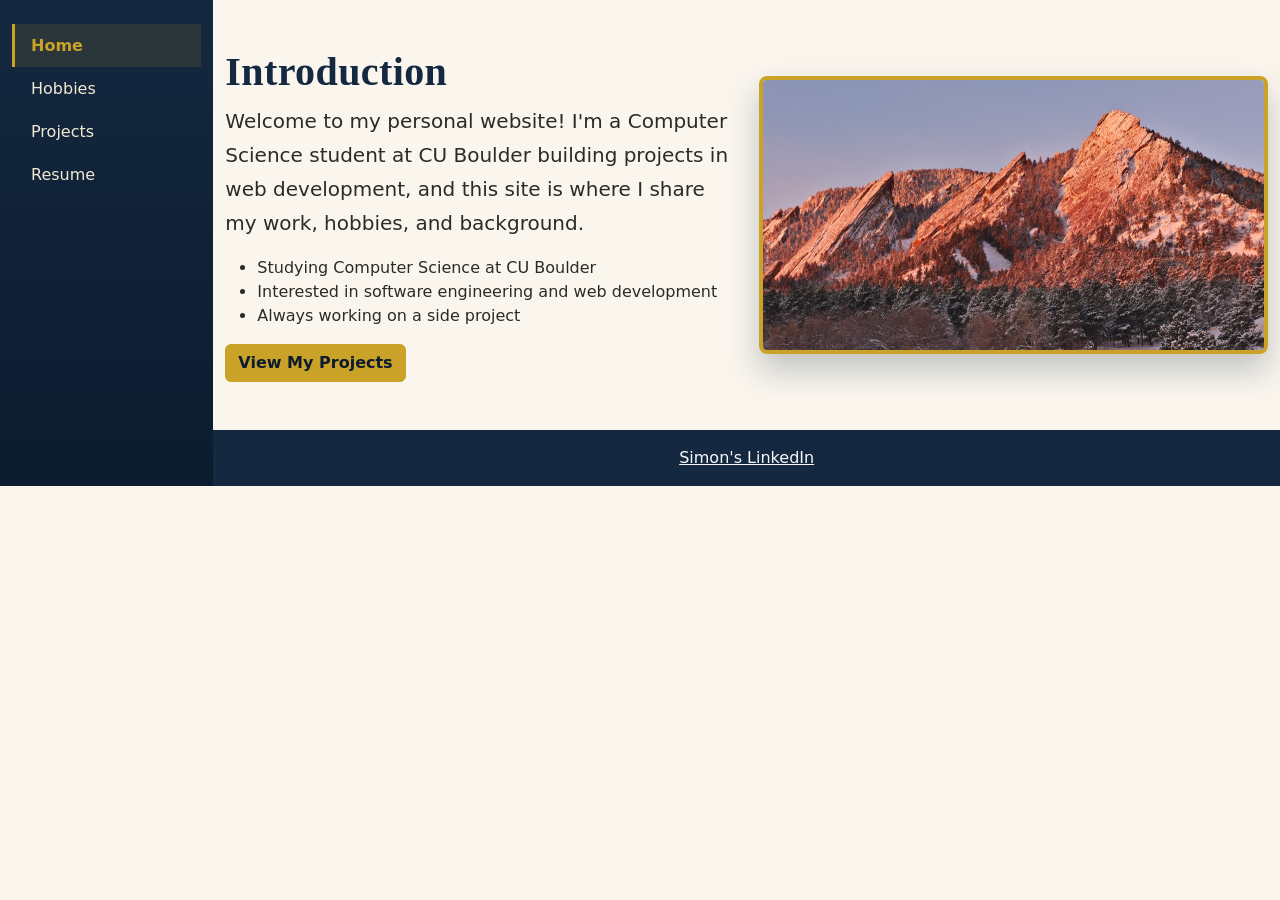
<file: index.html>
<!doctype html>
<html lang="en">
<head>
  <meta charset="utf-8">
  <meta http-equiv="refresh" content="0; url=views/home.html">
  <title>Simon Logan</title>
</head>
<body>
  <p>Redirecting to <a href="views/home.html">my personal website</a>&hellip;</p>
</body>
</html>
</file>
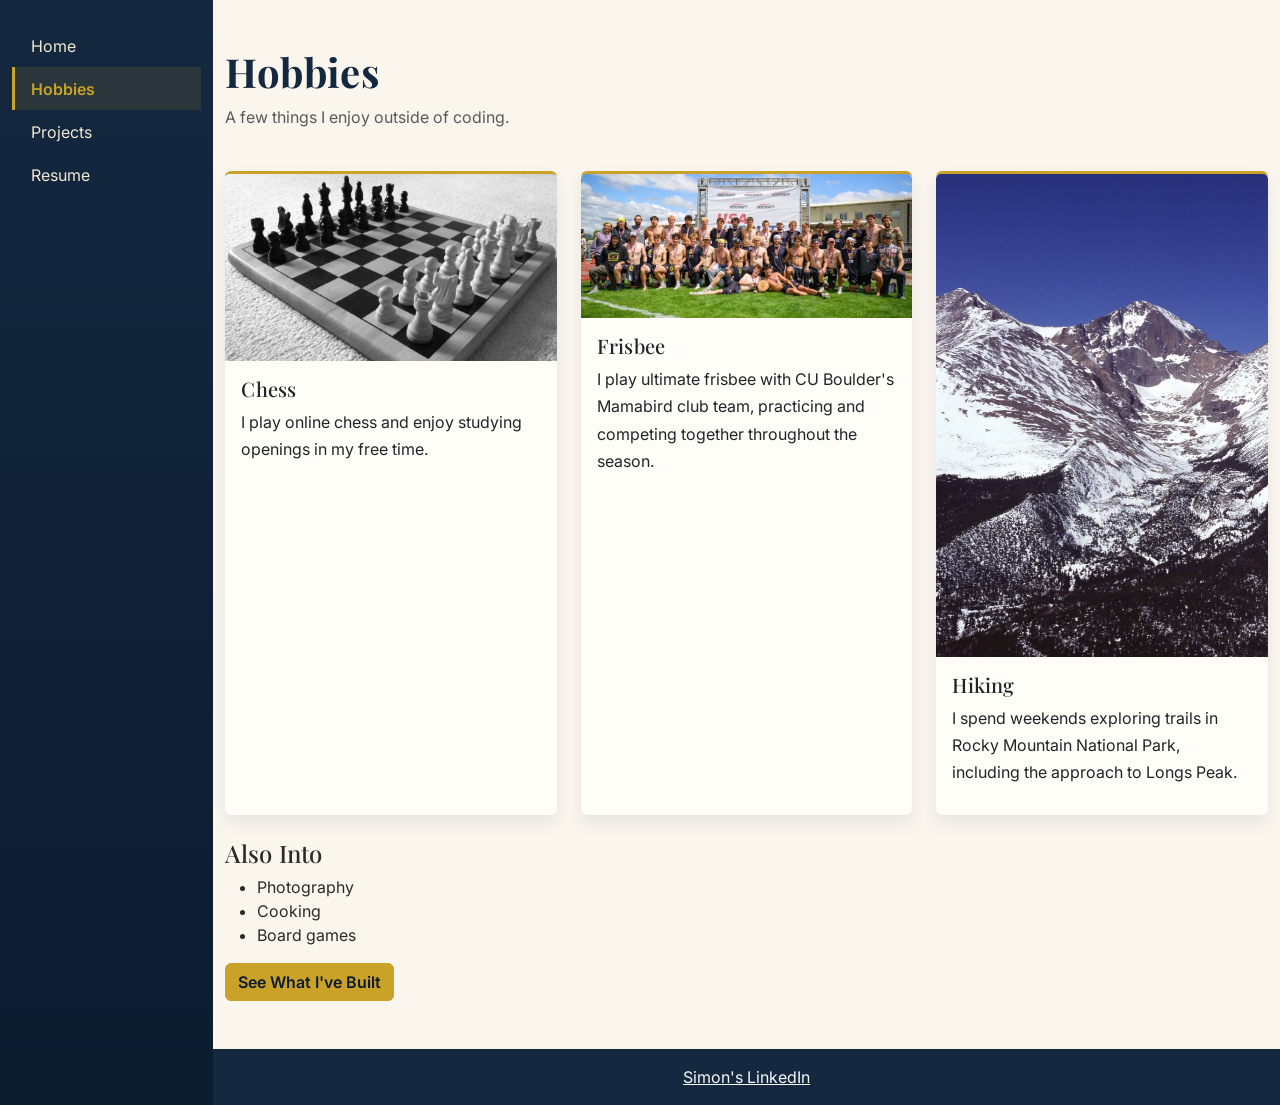
<file: views/hobbies.html>
<!doctype html>
<html lang="en">
<head>
  <meta charset="utf-8">
  <meta name="viewport" content="width=device-width, initial-scale=1">
  <title>Hobbies | Simon Logan</title>
  <link rel="stylesheet" href="https://cdn.jsdelivr.net/npm/bootstrap@5.3.3/dist/css/bootstrap.min.css">
  <link rel="preconnect" href="https://fonts.googleapis.com">
  <link rel="preconnect" href="https://fonts.gstatic.com" crossorigin>
  <link href="https://fonts.googleapis.com/css2?family=Inter:wght@400;500;600;700&family=Playfair+Display:wght@600;700&display=swap" rel="stylesheet">
  <link rel="stylesheet" href="../resources/css/styles.css">
</head>
<body>
  <div class="container-fluid">
    <div class="row">
      <header class="col-12 col-md-2 bg-dark text-light py-4 sidebar">
        <nav aria-label="Main site navigation">
          <ul class="nav flex-column">
            <li class="nav-item"><a class="nav-link" href="home.html">Home</a></li>
            <li class="nav-item"><a class="nav-link active" aria-current="page" href="hobbies.html">Hobbies</a></li>
            <li class="nav-item"><a class="nav-link" href="projects.html">Projects</a></li>
            <li class="nav-item"><a class="nav-link" href="resume.html">Resume</a></li>
          </ul>
        </nav>
      </header>

      <div class="col-12 col-md-10 d-flex flex-column p-0">
        <main class="container my-5 flex-grow-1">
          <h1>Hobbies</h1>
          <p class="text-muted">A few things I enjoy outside of coding.</p>

          <!-- Bootstrap "card" component: used three times below to present each hobby -->
          <section class="row g-4 mt-3">
            <div class="col-md-4">
              <div class="card h-100">
                <img src="../resources/img/hobby-chess.jpg" class="card-img-top" alt="A black and white chess set mid-game on a wooden board">
                <div class="card-body">
                  <h2 class="card-title h5">Chess</h2>
                  <p class="card-text">I play online chess and enjoy studying openings in my free time.</p>
                </div>
              </div>
            </div>
            <div class="col-md-4">
              <div class="card h-100">
                <img src="../resources/img/hobby-frisbee.jpg" class="card-img-top" alt="The CU Boulder Mamabird ultimate frisbee team posing together after a tournament">
                <div class="card-body">
                  <h2 class="card-title h5">Frisbee</h2>
                  <p class="card-text">I play ultimate frisbee with CU Boulder's Mamabird club team, practicing and competing together throughout the season.</p>
                </div>
              </div>
            </div>
            <div class="col-md-4">
              <div class="card h-100">
                <img src="../resources/img/hobby-hiking.jpg" class="card-img-top" alt="Snow-covered Longs Peak rising above a forested valley in Rocky Mountain National Park">
                <div class="card-body">
                  <h2 class="card-title h5">Hiking</h2>
                  <p class="card-text">I spend weekends exploring trails in Rocky Mountain National Park, including the approach to Longs Peak.</p>
                </div>
              </div>
            </div>
          </section>

          <section class="mt-4">
            <h2 class="h4">Also Into</h2>
            <ul>
              <li>Photography</li>
              <li>Cooking</li>
              <li>Board games</li>
            </ul>
            <a href="projects.html" class="btn btn-primary">See What I've Built</a>
          </section>
        </main>

        <footer class="bg-dark text-light text-center py-3">
          <a href="https://www.linkedin.com/in/simon-logan-30a611374/" class="text-light" target="_blank" rel="noopener">Simon's LinkedIn</a>
        </footer>
      </div>
    </div>
  </div>

  <script src="https://cdn.jsdelivr.net/npm/bootstrap@5.3.3/dist/js/bootstrap.bundle.min.js"></script>
</body>
</html>
</file>
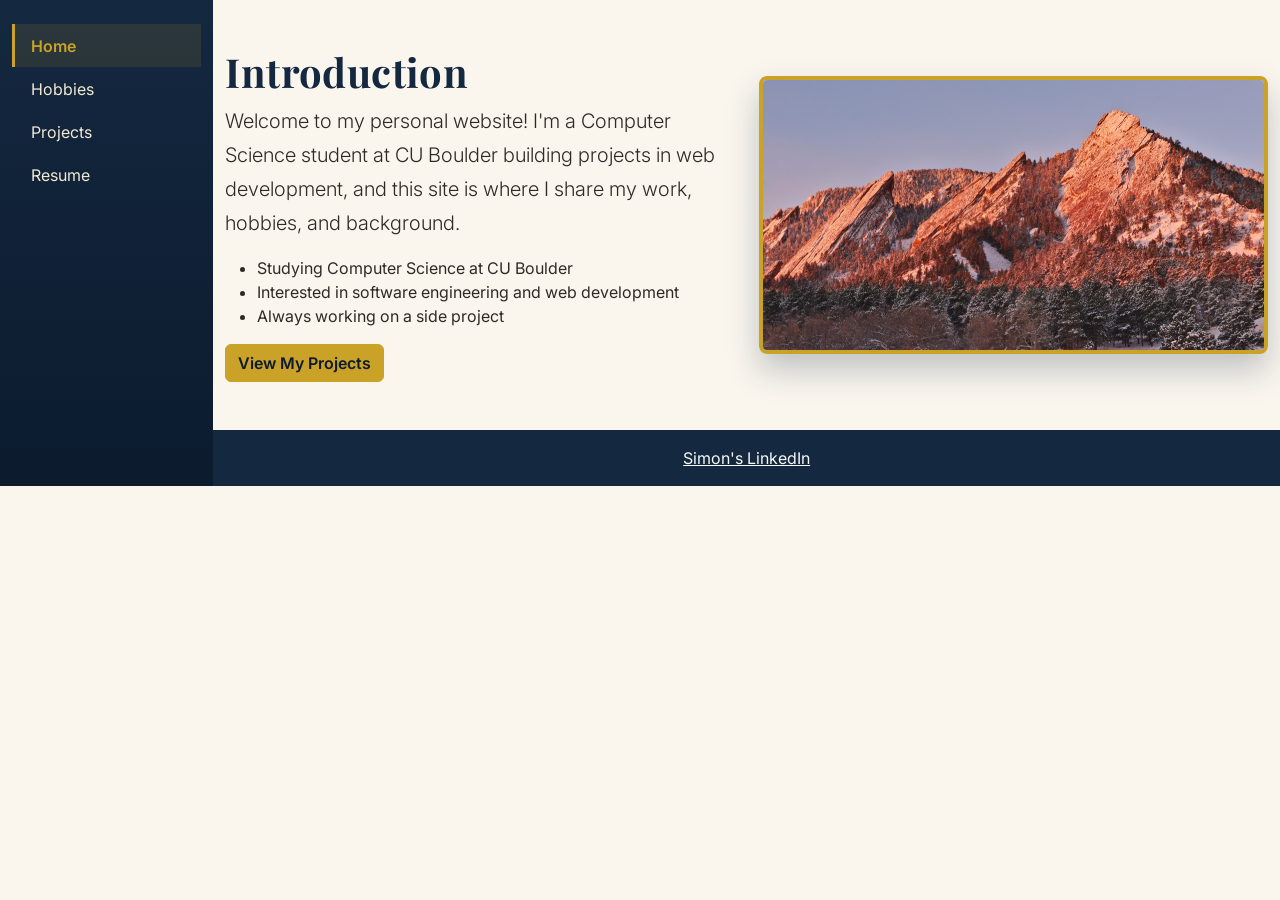
<file: views/home.html>
<!doctype html>
<html lang="en">
<head>
  <meta charset="utf-8">
  <meta name="viewport" content="width=device-width, initial-scale=1">
  <title>Home | Simon Logan</title>
  <link rel="stylesheet" href="https://cdn.jsdelivr.net/npm/bootstrap@5.3.3/dist/css/bootstrap.min.css">
  <link rel="preconnect" href="https://fonts.googleapis.com">
  <link rel="preconnect" href="https://fonts.gstatic.com" crossorigin>
  <link href="https://fonts.googleapis.com/css2?family=Inter:wght@400;500;600;700&family=Playfair+Display:wght@600;700&display=swap" rel="stylesheet">
  <link rel="stylesheet" href="../resources/css/styles.css">
</head>
<body>
  <!--
    Bootstrap class annotations (Step 4):

    | Bootstrap class   | Element using it                          | What it does                                                                                                        |
    |--------------------|--------------------------------------------|----------------------------------------------------------------------------------------------------------------------|
    | container-fluid    | Outer wrapper <div> on every page          | Makes the page content span the full viewport width (no side gutters like a regular .container) so the sidebar can sit flush against the left edge. |
    | col-md-2           | Sidebar <header> on every page             | Sizes the sidebar to 2 of the 12 grid columns on medium+ screens; below that breakpoint it falls back to full width (col-12) so the sidebar stacks above the main content on mobile. |
    | btn-primary        | "View My Projects" link on this page       | Applies Bootstrap's solid, colored button styling (background, border, hover state) to an <a> element so it reads visually as a clickable call-to-action. |
  -->
  <div class="container-fluid">
    <div class="row">
      <!-- <header> element: groups the sidebar navigation shared by every page -->
      <header class="col-12 col-md-2 bg-dark text-light py-4 sidebar">
        <nav aria-label="Main site navigation">
          <!-- aria-label attribute example: gives this nav an accessible name for screen readers -->
          <!-- <ul> is the parent element; each <li> below is a child list item -->
          <ul class="nav flex-column">
            <li class="nav-item"><a class="nav-link active" aria-current="page" href="home.html">Home</a></li>
            <li class="nav-item"><a class="nav-link" href="hobbies.html">Hobbies</a></li>
            <li class="nav-item"><a class="nav-link" href="projects.html">Projects</a></li>
            <li class="nav-item"><a class="nav-link" href="resume.html">Resume</a></li>
          </ul>
        </nav>
      </header>

      <div class="col-12 col-md-10 d-flex flex-column p-0">
        <main class="container my-5 flex-grow-1">
          <!-- Bootstrap class "row": lays out the two columns below in a responsive horizontal grid -->
          <section class="row align-items-center g-4">
            <div class="col-md-6">
              <!-- Bootstrap class "col-md-6": sizes this column to half the row width on medium+ screens -->
              <h1>Introduction</h1>
              <p class="lead">Welcome to my personal website! I'm a Computer Science student at CU Boulder building projects in web development, and this site is where I share my work, hobbies, and background.</p>
              <ul>
                <li>Studying Computer Science at CU Boulder</li>
                <li>Interested in software engineering and web development</li>
                <li>Always working on a side project</li>
              </ul>
              <a href="projects.html" class="btn btn-primary">View My Projects</a>
            </div>
            <div class="col-md-6">
              <img src="../resources/img/home-hero.jpg" alt="The Flatirons rock formations near Boulder, Colorado, lit up gold at sunrise" class="img-fluid hero-img">
            </div>
          </section>
        </main>

        <!-- <footer> element: shared closing info repeated on every page -->
        <footer class="bg-dark text-light text-center py-3">
          <!-- Bootstrap class "text-center": centers the footer content horizontally -->
          <a href="https://www.linkedin.com/in/simon-logan-30a611374/" class="text-light" target="_blank" rel="noopener">Simon's LinkedIn</a>
        </footer>
      </div>
    </div>
  </div>

  <script src="https://cdn.jsdelivr.net/npm/bootstrap@5.3.3/dist/js/bootstrap.bundle.min.js"></script>
</body>
</html>
</file>
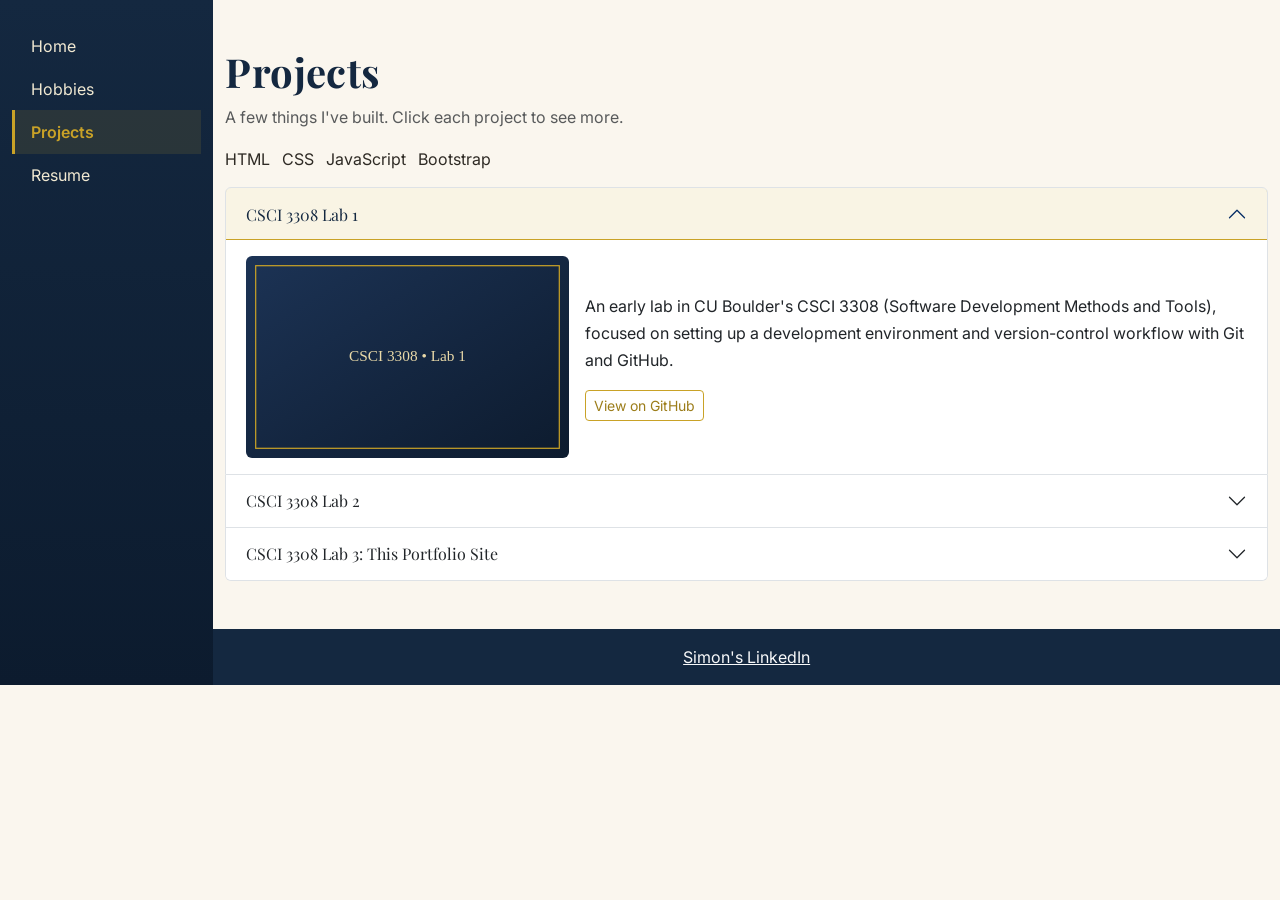
<file: views/projects.html>
<!doctype html>
<html lang="en">
<head>
  <meta charset="utf-8">
  <meta name="viewport" content="width=device-width, initial-scale=1">
  <title>Projects | Simon Logan</title>
  <link rel="stylesheet" href="https://cdn.jsdelivr.net/npm/bootstrap@5.3.3/dist/css/bootstrap.min.css">
  <link rel="preconnect" href="https://fonts.googleapis.com">
  <link rel="preconnect" href="https://fonts.gstatic.com" crossorigin>
  <link href="https://fonts.googleapis.com/css2?family=Inter:wght@400;500;600;700&family=Playfair+Display:wght@600;700&display=swap" rel="stylesheet">
  <link rel="stylesheet" href="../resources/css/styles.css">
</head>
<body>
  <div class="container-fluid">
    <div class="row">
      <header class="col-12 col-md-2 bg-dark text-light py-4 sidebar">
        <nav aria-label="Main site navigation">
          <ul class="nav flex-column">
            <li class="nav-item"><a class="nav-link" href="home.html">Home</a></li>
            <li class="nav-item"><a class="nav-link" href="hobbies.html">Hobbies</a></li>
            <li class="nav-item"><a class="nav-link active" aria-current="page" href="projects.html">Projects</a></li>
            <li class="nav-item"><a class="nav-link" href="resume.html">Resume</a></li>
          </ul>
        </nav>
      </header>

      <div class="col-12 col-md-10 d-flex flex-column p-0">
        <main class="container my-5 flex-grow-1">
          <h1>Projects</h1>
          <p class="text-muted">A few things I've built. Click each project to see more.</p>
          <ul class="list-inline">
            <li class="list-inline-item">HTML</li>
            <li class="list-inline-item">CSS</li>
            <li class="list-inline-item">JavaScript</li>
            <li class="list-inline-item">Bootstrap</li>
          </ul>

          <!-- Bootstrap "accordion" component: collapsible sections, one per project -->
          <section class="accordion mt-3" id="projectsAccordion">
            <div class="accordion-item">
              <h2 class="accordion-header">
                <button class="accordion-button" type="button" data-bs-toggle="collapse" data-bs-target="#project1">
                  CSCI 3308 Lab 1
                </button>
              </h2>
              <div id="project1" class="accordion-collapse collapse show" data-bs-parent="#projectsAccordion">
                <div class="accordion-body row g-3 align-items-center">
                  <div class="col-md-4">
                    <img src="../resources/img/project-1.svg" class="img-fluid rounded" alt="Placeholder graphic for CSCI 3308 Lab 1">
                  </div>
                  <div class="col-md-8">
                    <p>An early lab in CU Boulder's CSCI 3308 (Software Development Methods and Tools), focused on setting up a development environment and version-control workflow with Git and GitHub.</p>
                    <a href="https://github.com/" class="btn btn-outline-primary btn-sm" target="_blank" rel="noopener">View on GitHub</a>
                  </div>
                </div>
              </div>
            </div>
            <div class="accordion-item">
              <h2 class="accordion-header">
                <button class="accordion-button collapsed" type="button" data-bs-toggle="collapse" data-bs-target="#project2">
                  CSCI 3308 Lab 2
                </button>
              </h2>
              <div id="project2" class="accordion-collapse collapse" data-bs-parent="#projectsAccordion">
                <div class="accordion-body row g-3 align-items-center">
                  <div class="col-md-4">
                    <img src="../resources/img/project-2.svg" class="img-fluid rounded" alt="Placeholder graphic for CSCI 3308 Lab 2">
                  </div>
                  <div class="col-md-8">
                    <p>The second lab in CSCI 3308, building on the command-line and collaboration skills introduced in Lab 1.</p>
                    <a href="https://github.com/" class="btn btn-outline-primary btn-sm" target="_blank" rel="noopener">View on GitHub</a>
                  </div>
                </div>
              </div>
            </div>
            <div class="accordion-item">
              <h2 class="accordion-header">
                <button class="accordion-button collapsed" type="button" data-bs-toggle="collapse" data-bs-target="#project3">
                  CSCI 3308 Lab 3: This Portfolio Site
                </button>
              </h2>
              <div id="project3" class="accordion-collapse collapse" data-bs-parent="#projectsAccordion">
                <div class="accordion-body row g-3 align-items-center">
                  <div class="col-md-4">
                    <img src="../resources/img/project-3.svg" class="img-fluid rounded" alt="Screenshot placeholder for this portfolio website">
                  </div>
                  <div class="col-md-8">
                    <p>This personal website, built with HTML, custom CSS, and Bootstrap as part of CSCI 3308 Lab 3.</p>
                    <a href="https://github.com/" class="btn btn-outline-primary btn-sm" target="_blank" rel="noopener">View on GitHub</a>
                  </div>
                </div>
              </div>
            </div>
          </section>
        </main>

        <footer class="bg-dark text-light text-center py-3">
          <a href="https://www.linkedin.com/in/simon-logan-30a611374/" class="text-light" target="_blank" rel="noopener">Simon's LinkedIn</a>
        </footer>
      </div>
    </div>
  </div>

  <script src="https://cdn.jsdelivr.net/npm/bootstrap@5.3.3/dist/js/bootstrap.bundle.min.js"></script>
</body>
</html>
</file>
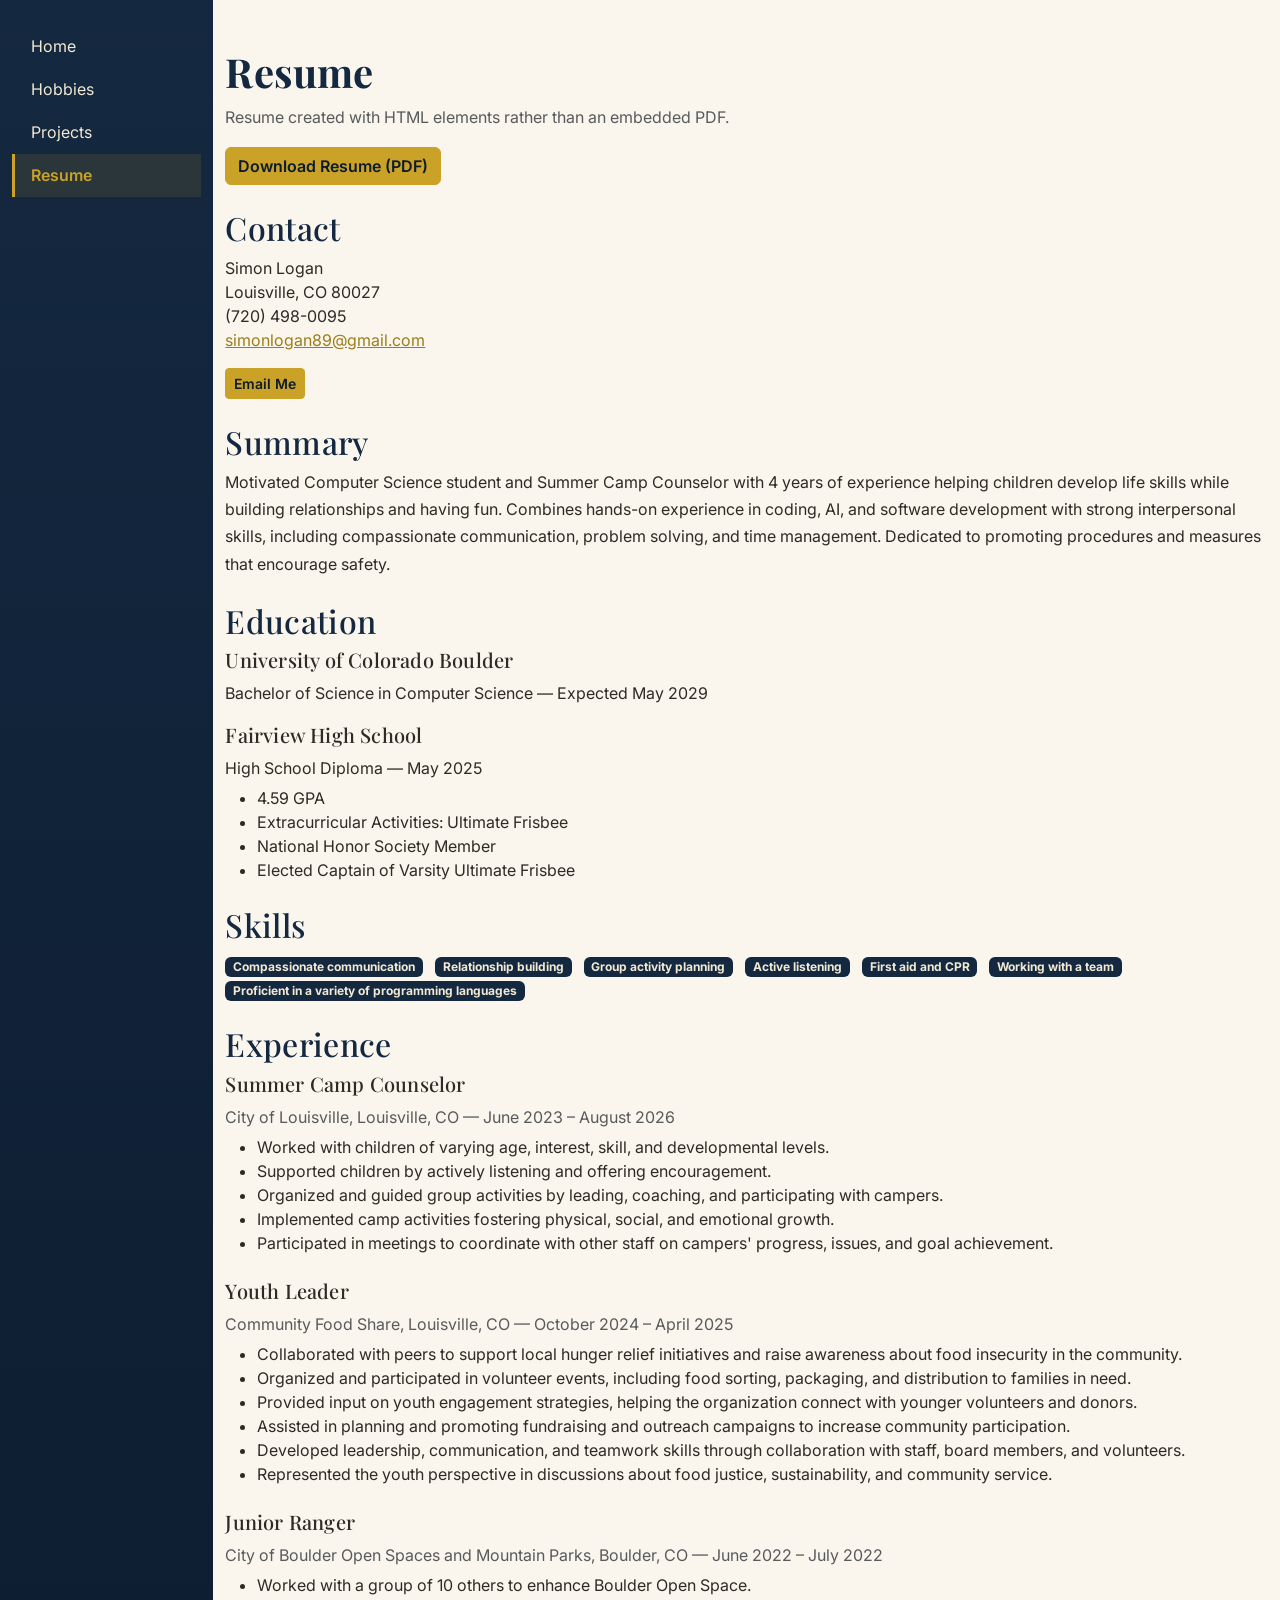
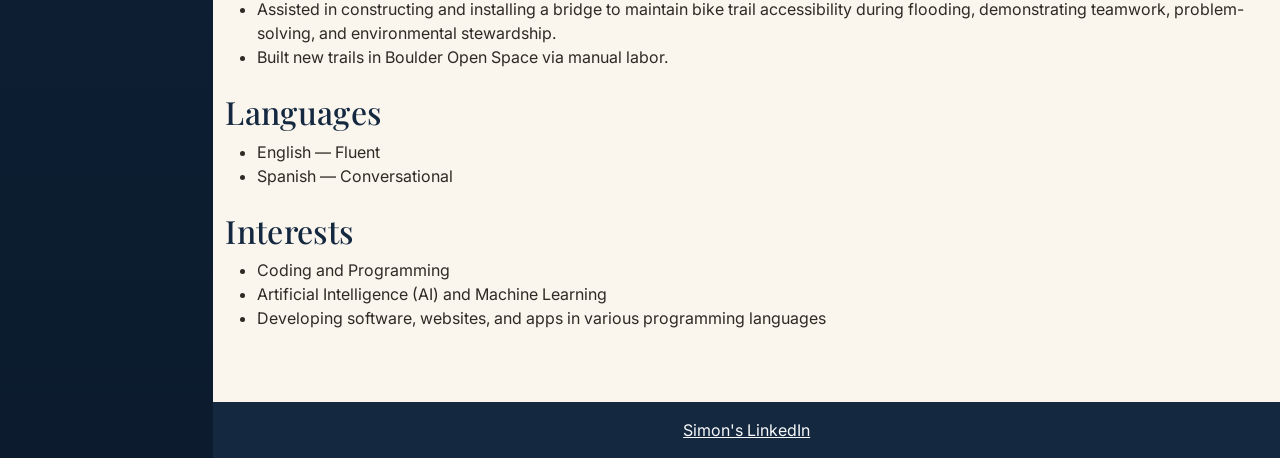
<file: views/resume.html>
<!doctype html>
<html lang="en">
<head>
  <meta charset="utf-8">
  <meta name="viewport" content="width=device-width, initial-scale=1">
  <title>Resume | Simon Logan</title>
  <link rel="stylesheet" href="https://cdn.jsdelivr.net/npm/bootstrap@5.3.3/dist/css/bootstrap.min.css">
  <link rel="preconnect" href="https://fonts.googleapis.com">
  <link rel="preconnect" href="https://fonts.gstatic.com" crossorigin>
  <link href="https://fonts.googleapis.com/css2?family=Inter:wght@400;500;600;700&family=Playfair+Display:wght@600;700&display=swap" rel="stylesheet">
  <link rel="stylesheet" href="../resources/css/styles.css">
</head>
<body>
  <div class="container-fluid">
    <div class="row">
      <header class="col-12 col-md-2 bg-dark text-light py-4 sidebar">
        <nav aria-label="Main site navigation">
          <ul class="nav flex-column">
            <li class="nav-item"><a class="nav-link" href="home.html">Home</a></li>
            <li class="nav-item"><a class="nav-link" href="hobbies.html">Hobbies</a></li>
            <li class="nav-item"><a class="nav-link" href="projects.html">Projects</a></li>
            <li class="nav-item"><a class="nav-link active" aria-current="page" href="resume.html">Resume</a></li>
          </ul>
        </nav>
      </header>

      <div class="col-12 col-md-10 d-flex flex-column p-0">
        <main class="container my-5 flex-grow-1">
          <h1>Resume</h1>
          <p class="text-muted">Resume created with HTML elements rather than an embedded PDF.</p>
          <a href="../resources/Simon_Logan_Resume.pdf" class="btn btn-primary mb-4" download>Download Resume (PDF)</a>

          <section class="mb-4">
            <h2>Contact</h2>
            <ul class="list-unstyled">
              <li>Simon Logan</li>
              <li>Louisville, CO 80027</li>
              <li>(720) 498-0095</li>
              <li><a href="mailto:simonlogan89@gmail.com">simonlogan89@gmail.com</a></li>
            </ul>
            <a href="mailto:simonlogan89@gmail.com" class="btn btn-primary btn-sm">Email Me</a>
          </section>

          <section class="mb-4">
            <h2>Summary</h2>
            <p>Motivated Computer Science student and Summer Camp Counselor with 4 years of experience helping children develop life skills while building relationships and having fun. Combines hands-on experience in coding, AI, and software development with strong interpersonal skills, including compassionate communication, problem solving, and time management. Dedicated to promoting procedures and measures that encourage safety.</p>
          </section>

          <section class="mb-4">
            <h2>Education</h2>
            <div class="mb-3">
              <h3 class="h5">University of Colorado Boulder</h3>
              <p class="mb-0">Bachelor of Science in Computer Science &mdash; Expected May 2029</p>
            </div>
            <div class="mb-3">
              <h3 class="h5">Fairview High School</h3>
              <p class="mb-1">High School Diploma &mdash; May 2025</p>
              <ul>
                <li>4.59 GPA</li>
                <li>Extracurricular Activities: Ultimate Frisbee</li>
                <li>National Honor Society Member</li>
                <li>Elected Captain of Varsity Ultimate Frisbee</li>
              </ul>
            </div>
          </section>

          <section class="mb-4">
            <h2>Skills</h2>
            <ul class="list-inline">
              <li class="list-inline-item badge bg-secondary">Compassionate communication</li>
              <li class="list-inline-item badge bg-secondary">Relationship building</li>
              <li class="list-inline-item badge bg-secondary">Group activity planning</li>
              <li class="list-inline-item badge bg-secondary">Active listening</li>
              <li class="list-inline-item badge bg-secondary">First aid and CPR</li>
              <li class="list-inline-item badge bg-secondary">Working with a team</li>
              <li class="list-inline-item badge bg-secondary">Proficient in a variety of programming languages</li>
            </ul>
          </section>

          <section class="mb-4">
            <h2>Experience</h2>

            <div class="mb-4">
              <h3 class="h5">Summer Camp Counselor</h3>
              <p class="text-muted mb-1">City of Louisville, Louisville, CO &mdash; June 2023 &ndash; August 2026</p>
              <ul>
                <li>Worked with children of varying age, interest, skill, and developmental levels.</li>
                <li>Supported children by actively listening and offering encouragement.</li>
                <li>Organized and guided group activities by leading, coaching, and participating with campers.</li>
                <li>Implemented camp activities fostering physical, social, and emotional growth.</li>
                <li>Participated in meetings to coordinate with other staff on campers' progress, issues, and goal achievement.</li>
              </ul>
            </div>

            <div class="mb-4">
              <h3 class="h5">Youth Leader</h3>
              <p class="text-muted mb-1">Community Food Share, Louisville, CO &mdash; October 2024 &ndash; April 2025</p>
              <ul>
                <li>Collaborated with peers to support local hunger relief initiatives and raise awareness about food insecurity in the community.</li>
                <li>Organized and participated in volunteer events, including food sorting, packaging, and distribution to families in need.</li>
                <li>Provided input on youth engagement strategies, helping the organization connect with younger volunteers and donors.</li>
                <li>Assisted in planning and promoting fundraising and outreach campaigns to increase community participation.</li>
                <li>Developed leadership, communication, and teamwork skills through collaboration with staff, board members, and volunteers.</li>
                <li>Represented the youth perspective in discussions about food justice, sustainability, and community service.</li>
              </ul>
            </div>

            <div class="mb-4">
              <h3 class="h5">Junior Ranger</h3>
              <p class="text-muted mb-1">City of Boulder Open Spaces and Mountain Parks, Boulder, CO &mdash; June 2022 &ndash; July 2022</p>
              <ul>
                <li>Worked with a group of 10 others to enhance Boulder Open Space.</li>
                <li>Assisted in constructing and installing a bridge to maintain bike trail accessibility during flooding, demonstrating teamwork, problem-solving, and environmental stewardship.</li>
                <li>Built new trails in Boulder Open Space via manual labor.</li>
              </ul>
            </div>
          </section>

          <section class="mb-4">
            <h2>Languages</h2>
            <ul>
              <li>English &mdash; Fluent</li>
              <li>Spanish &mdash; Conversational</li>
            </ul>
          </section>

          <section class="mb-4">
            <h2>Interests</h2>
            <ul>
              <li>Coding and Programming</li>
              <li>Artificial Intelligence (AI) and Machine Learning</li>
              <li>Developing software, websites, and apps in various programming languages</li>
            </ul>
          </section>
        </main>

        <footer class="bg-dark text-light text-center py-3">
          <a href="https://www.linkedin.com/in/simon-logan-30a611374/" class="text-light" target="_blank" rel="noopener">Simon's LinkedIn</a>
        </footer>
      </div>
    </div>
  </div>

  <script src="https://cdn.jsdelivr.net/npm/bootstrap@5.3.3/dist/js/bootstrap.bundle.min.js"></script>
</body>
</html>
</file>
<file: resources/css/styles.css>
/* Custom colors and typography used across the whole site */
:root {
  --navy: #142840;
  --navy-dark: #0c1b2e;
  --gold: #c9a227;
  --gold-dark: #9c7d1a;
  --cream: #faf6ee;
  --card-bg: #fffdf8;
  --text: #2e2a24;
}

/* ELEMENT SELECTOR: base typography applied to every paragraph on the site */
p {
  line-height: 1.7;
}

body {
  font-family: 'Inter', system-ui, -apple-system, sans-serif;
  background-color: var(--cream);
  color: var(--text);
}

h1, h2, h3 {
  font-family: 'Playfair Display', Georgia, serif;
  color: var(--navy);
  letter-spacing: 0.01em;
}

h1 {
  font-weight: 700;
}

/* General link color, tuned to the warm palette (more specific rules like .nav-link and .btn-* below still win) */
a {
  color: var(--gold-dark);
}

a:hover {
  color: var(--navy);
}

/* CLASS SELECTOR + border/shadow/border-radius example: framing and hover lift for the home page hero photo */
.hero-img {
  border: 4px solid var(--gold);
  border-radius: 0.5rem;
  box-shadow: 0 1rem 2rem rgba(20, 40, 64, 0.25);
  transition: transform 0.3s ease;
}

.hero-img:hover {
  transform: translateY(-4px);
}

/* Margin/padding + border/shadow/border-radius example: custom framing and hover lift for every Bootstrap card */
.card {
  margin-bottom: 0.5rem;
  padding-bottom: 0.25rem;
  background-color: var(--card-bg);
  border: none;
  border-top: 3px solid var(--gold);
  border-radius: 0.375rem;
  box-shadow: 0 0.5rem 1rem rgba(20, 40, 64, 0.08);
  transition: transform 0.2s ease, box-shadow 0.2s ease;
}

.card:hover {
  transform: translateY(-6px);
  box-shadow: 0 1rem 1.75rem rgba(20, 40, 64, 0.15);
}

.card-title {
  font-family: 'Playfair Display', Georgia, serif;
}

/* Sidebar navigation styling to match the sketched wireframe layout (left nav on every page) */
.sidebar {
  background: linear-gradient(180deg, var(--navy) 0%, var(--navy-dark) 100%);
}

.sidebar .nav-link {
  color: #f1e9d2;
  padding: 0.6rem 1rem;
  border-left: 3px solid transparent;
  transition: background-color 0.2s ease, border-color 0.2s ease;
}

.sidebar .nav-link:hover {
  background-color: rgba(201, 162, 39, 0.12);
  color: #fff;
}

.sidebar .nav-link.active {
  font-weight: 600;
  color: var(--gold);
  border-left-color: var(--gold);
  background-color: rgba(201, 162, 39, 0.12);
  text-decoration: none;
}

/* OVERRIDE BOOTSTRAP DEFAULT: replace Bootstrap's default primary blue with the site's gold accent color */
.btn-primary {
  background-color: var(--gold);
  border-color: var(--gold);
  color: var(--navy-dark);
  font-weight: 600;
}

.btn-primary:hover {
  background-color: var(--gold-dark);
  border-color: var(--gold-dark);
  color: #fff;
}

.btn-outline-primary {
  color: var(--gold-dark);
  border-color: var(--gold);
}

.btn-outline-primary:hover {
  background-color: var(--gold);
  border-color: var(--gold);
  color: var(--navy-dark);
}

/* OVERRIDE BOOTSTRAP DEFAULT: use the site's navy instead of Bootstrap's default dark wherever bg-dark is used (sidebar + footer) */
.bg-dark {
  background-color: var(--navy) !important;
}

/* OVERRIDE BOOTSTRAP DEFAULT: warm the accordion's active-state background/border instead of Bootstrap's default light blue */
.accordion-button:not(.collapsed) {
  background-color: rgba(201, 162, 39, 0.12);
  color: var(--navy);
  box-shadow: inset 0 -1px 0 var(--gold);
}

.accordion-button:focus {
  box-shadow: 0 0 0 0.2rem rgba(201, 162, 39, 0.25);
}

/* OVERRIDE BOOTSTRAP DEFAULT: recolor the skill/tech badges to match the warm palette instead of Bootstrap's default gray */
.badge.bg-secondary {
  background-color: var(--navy) !important;
  color: #f1e9d2;
}

footer a {
  color: #f1e9d2;
}
</file>
